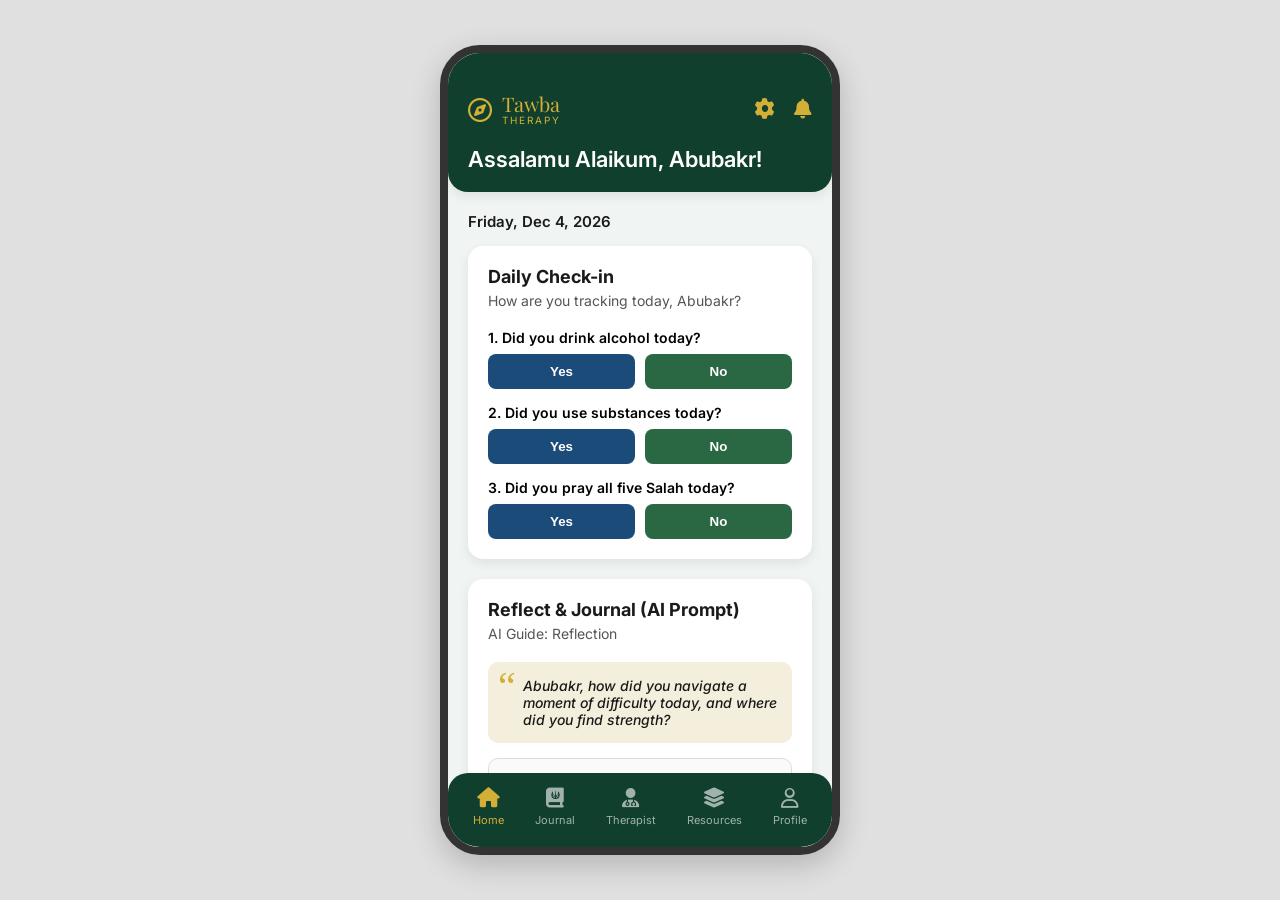
<file: mockup.html>
<!doctype html>
<html lang="en">
  <head>
    <meta charset="UTF-8" />
    <meta name="viewport" content="width=device-width, initial-scale=1.0" />
    <title>Tawba Therapy App Mockup</title>
    <link
      href="https://fonts.googleapis.com/css2?family=Inter:wght@400;500;600;700&family=Playfair+Display:wght@600;700&display=swap"
      rel="stylesheet"
    />
    <link
      rel="stylesheet"
      href="https://cdnjs.cloudflare.com/ajax/libs/font-awesome/6.4.0/css/all.min.css"
    />
    <style>
      :root {
        --deep-green: #113f2e;
        --button-green: #296843;
        --rich-blue: #1b4b79;
        --metallic-gold: #d4af37;
        --light-gold: #f4eedc;
        --bg-color: #f0f4f2;
        --white: #ffffff;
        --text-dark: #1a1a1a;
        --text-gray: #555555;
        --card-shadow: 0 4px 12px rgba(0, 0, 0, 0.08);
      }

      * {
        box-sizing: border-box;
        margin: 0;
        padding: 0;
      }

      body {
        font-family: "Inter", sans-serif;
        background-color: #e0e0e0;
        display: flex;
        justify-content: center;
        align-items: center;
        margin: 0;
        /* Use dynamic viewport height with a standard fallback */
        height: 100vh;
        height: 100dvh;
        overflow: hidden; /* Prevents the entire page from scrolling */
      }

      /* Mobile App Container */
      .app-container {
        width: 100%;
        max-width: 400px;
        /* Dynamic height ensures it perfectly fits between mobile browser bars */
        height: 100vh;
        height: 100dvh;
        max-height: 850px;
        background-color: var(--bg-color);
        position: relative;
        overflow: hidden;
        display: flex;
        flex-direction: column;
        box-shadow: 0 10px 30px rgba(0, 0, 0, 0.2);
      }

      @media (min-width: 401px) {
        .app-container {
          height: 90vh;
          border-radius: 40px;
          border: 8px solid #333;
        }
      }

      /* Header Section */
      header {
        background-color: var(--deep-green);
        color: var(--white);
        padding: 40px 20px 20px;
        border-bottom-left-radius: 20px;
        border-bottom-right-radius: 20px;
        box-shadow: var(--card-shadow);
        z-index: 10;
      }

      .header-top {
        display: flex;
        justify-content: space-between;
        align-items: center;
        margin-bottom: 20px;
      }

      .logo {
        display: flex;
        align-items: center;
        gap: 10px;
        font-family: "Playfair Display", serif;
        font-size: 20px;
        color: var(--metallic-gold);
      }

      .logo i {
        font-size: 24px;
      }

      .logo div {
        display: flex;
        flex-direction: column;
        line-height: 1.1;
      }

      .logo span {
        font-family: "Inter", sans-serif;
        font-size: 10px;
        letter-spacing: 2px;
        color: var(--metallic-gold);
        text-transform: uppercase;
      }

      .header-icons i {
        color: var(--metallic-gold);
        font-size: 20px;
        margin-left: 15px;
        cursor: pointer;
      }

      .greeting {
        font-size: 22px;
        font-weight: 600;
      }

      /* Scrollable Content */
      .content {
        flex: 1;
        overflow-y: auto;
        padding: 20px;
        padding-bottom: 90px; /* Space for bottom nav */
      }

      /* Tab Content Control */
      .tab-content {
        display: none;
        animation: fadeIn 0.3s ease;
      }

      .tab-content.active {
        display: block;
      }

      @keyframes fadeIn {
        from {
          opacity: 0;
          transform: translateY(5px);
        }
        to {
          opacity: 1;
          transform: translateY(0);
        }
      }

      .date {
        font-weight: 600;
        color: var(--text-dark);
        margin-bottom: 15px;
        font-size: 15px;
      }

      /* Cards */
      .card {
        background: var(--white);
        border-radius: 15px;
        padding: 20px;
        margin-bottom: 20px;
        box-shadow: var(--card-shadow);
      }

      .card-title {
        font-size: 18px;
        font-weight: 700;
        color: var(--text-dark);
        margin-bottom: 5px;
      }

      .card-subtitle {
        font-size: 14px;
        color: var(--text-gray);
        margin-bottom: 20px;
      }

      /* Daily Check-in Toggles */
      .check-in-item {
        margin-bottom: 15px;
      }

      .check-in-item:last-child {
        margin-bottom: 0;
      }

      .check-in-question {
        font-size: 14px;
        font-weight: 600;
        margin-bottom: 8px;
      }

      .toggle-group {
        display: flex;
        gap: 10px;
      }

      .btn-toggle {
        flex: 1;
        padding: 10px;
        border: none;
        border-radius: 8px;
        font-weight: 600;
        color: var(--white);
        cursor: pointer;
        transition: opacity 0.2s;
      }

      .btn-toggle:active {
        opacity: 0.8;
      }

      .btn-yes {
        background-color: var(--rich-blue);
      }

      .btn-no {
        background-color: var(--button-green);
      }

      /* Journal Section */
      .ai-prompt {
        background-color: var(--light-gold);
        padding: 15px;
        border-radius: 10px;
        margin-bottom: 15px;
        position: relative;
      }

      .ai-prompt::before {
        content: "\201C";
        font-family: Georgia, serif;
        font-size: 40px;
        color: var(--metallic-gold);
        position: absolute;
        top: 5px;
        left: 10px;
        line-height: 1;
      }

      .ai-prompt p {
        font-size: 14px;
        font-style: italic;
        color: var(--text-dark);
        padding-left: 20px;
        font-weight: 500;
      }

      textarea {
        width: 100%;
        height: 100px;
        border: 1px solid #ddd;
        border-radius: 10px;
        padding: 15px;
        font-family: "Inter", sans-serif;
        resize: none;
        margin-bottom: 10px;
        background-color: #fafafa;
      }

      .btn-action {
        width: 100%;
        background-color: var(--deep-green);
        color: var(--metallic-gold);
        border: none;
        padding: 15px;
        border-radius: 10px;
        font-weight: 700;
        font-size: 16px;
        cursor: pointer;
        margin-bottom: 8px;
      }

      .btn-secondary {
        background-color: var(--rich-blue);
        color: var(--white);
      }

      .disclaimer {
        font-size: 11px;
        color: var(--text-gray);
        text-align: center;
      }

      /* Inspiration Card */
      .inspiration-card {
        background: linear-gradient(135deg, var(--deep-green), #0a261c);
        border-radius: 15px;
        padding: 25px 20px;
        text-align: center;
        color: var(--metallic-gold);
        position: relative;
        overflow: hidden;
        box-shadow: var(--card-shadow);
      }

      .inspiration-card::before {
        content: "";
        position: absolute;
        top: 0;
        left: 0;
        right: 0;
        bottom: 0;
        background-image: radial-gradient(
          circle,
          rgba(212, 175, 55, 0.1) 1px,
          transparent 1px
        );
        background-size: 20px 20px;
        opacity: 0.5;
      }

      .arabic-text {
        font-family: "Amiri", serif;
        font-size: 24px;
        margin-bottom: 10px;
        position: relative;
        z-index: 1;
      }

      .verse-title {
        font-size: 12px;
        text-transform: uppercase;
        letter-spacing: 1px;
        margin-bottom: 8px;
        position: relative;
        z-index: 1;
      }

      .verse-text {
        font-size: 16px;
        font-weight: 600;
        line-height: 1.4;
        margin-bottom: 10px;
        position: relative;
        z-index: 1;
        color: var(--white);
      }

      .verse-ref {
        font-size: 12px;
        opacity: 0.8;
        position: relative;
        z-index: 1;
      }

      /* List Items for other tabs */
      .list-item {
        display: flex;
        align-items: center;
        padding: 15px;
        border-bottom: 1px solid #eee;
      }

      .list-item:last-child {
        border-bottom: none;
      }

      .list-icon {
        width: 40px;
        height: 40px;
        border-radius: 50%;
        background-color: var(--light-gold);
        color: var(--deep-green);
        display: flex;
        justify-content: center;
        align-items: center;
        margin-right: 15px;
        font-size: 18px;
      }

      .list-content h3 {
        font-size: 15px;
        color: var(--text-dark);
        margin-bottom: 3px;
      }

      .list-content p {
        font-size: 12px;
        color: var(--text-gray);
      }

      /* Therapist Profile Card */
      .therapist-profile {
        display: flex;
        flex-direction: column;
        align-items: center;
        text-align: center;
        margin-bottom: 20px;
      }

      .therapist-avatar {
        width: 80px;
        height: 80px;
        border-radius: 50%;
        background-color: var(--rich-blue);
        color: var(--white);
        display: flex;
        justify-content: center;
        align-items: center;
        font-size: 32px;
        margin-bottom: 15px;
        border: 3px solid var(--metallic-gold);
      }

      /* Bottom Navigation */
      .bottom-nav {
        position: absolute;
        bottom: 0;
        width: 100%;
        background-color: var(--deep-green);
        display: flex;
        justify-content: space-around;
        padding: 15px 10px 20px;
        border-top-left-radius: 20px;
        border-top-right-radius: 20px;
        z-index: 10;
      }

      .nav-item {
        display: flex;
        flex-direction: column;
        align-items: center;
        color: rgba(255, 255, 255, 0.6);
        font-size: 11px;
        text-decoration: none;
        gap: 5px;
        cursor: pointer;
        transition: color 0.3s;
      }

      .nav-item.active {
        color: var(--metallic-gold);
      }

      .nav-item i {
        font-size: 20px;
      }

      /* Custom Scrollbar */
      .content::-webkit-scrollbar {
        width: 5px;
      }
      .content::-webkit-scrollbar-thumb {
        background-color: rgba(0, 0, 0, 0.1);
        border-radius: 10px;
      }
    </style>
  </head>
  <body>
    <div class="app-container">
      <header>
        <div class="header-top">
          <div class="logo">
            <i class="fa-regular fa-compass"></i>
            <div>
              Tawba
              <span>Therapy</span>
            </div>
          </div>
          <div class="header-icons">
            <i class="fa-solid fa-gear"></i>
            <i class="fa-solid fa-bell"></i>
          </div>
        </div>
        <div class="greeting">Assalamu Alaikum, Abubakr!</div>
      </header>

      <div class="content">
        <div id="tab-home" class="tab-content active">
          <div class="date" id="current-date">Tuesday, Oct 26, 2024</div>

          <div class="card">
            <h2 class="card-title">Daily Check-in</h2>
            <p class="card-subtitle">How are you tracking today, Abubakr?</p>

            <div class="check-in-item">
              <div class="check-in-question">
                1. Did you drink alcohol today?
              </div>
              <div class="toggle-group">
                <button class="btn-toggle btn-yes">Yes</button>
                <button class="btn-toggle btn-no">No</button>
              </div>
            </div>

            <div class="check-in-item">
              <div class="check-in-question">
                2. Did you use substances today?
              </div>
              <div class="toggle-group">
                <button class="btn-toggle btn-yes">Yes</button>
                <button class="btn-toggle btn-no">No</button>
              </div>
            </div>

            <div class="check-in-item">
              <div class="check-in-question">
                3. Did you pray all five Salah today?
              </div>
              <div class="toggle-group">
                <button class="btn-toggle btn-yes">Yes</button>
                <button class="btn-toggle btn-no">No</button>
              </div>
            </div>
          </div>

          <div class="card">
            <h2 class="card-title">Reflect & Journal (AI Prompt)</h2>
            <p class="card-subtitle">AI Guide: Reflection</p>

            <div class="ai-prompt">
              <p>
                Abubakr, how did you navigate a moment of difficulty today, and
                where did you find strength?
              </p>
            </div>

            <textarea placeholder="Share your thoughts here..."></textarea>
            <button class="btn-action">Save Entry</button>
            <div class="disclaimer">
              <i
                class="fa-solid fa-lock"
                style="font-size: 10px; margin-right: 4px"
              ></i
              >Notes saved securely for your therapist Dr. Bilal.
            </div>
          </div>

          <h2 class="card-title" style="margin-top: 10px; margin-bottom: 10px">
            Daily Inspiration
          </h2>

          <div class="inspiration-card">
            <div class="arabic-text">
              لَا يُكَلِّفُ اللَّهُ نَفْسًا إِلَّا وُسْعَهَا
            </div>
            <div class="verse-title">Islamic Verse of the Day</div>
            <div class="verse-text">
              Allah does not burden a soul beyond that it can bear.
            </div>
            <div class="verse-ref">Surah Al-Baqarah 2:286</div>
          </div>
        </div>

        <div id="tab-journal" class="tab-content">
          <div class="card">
            <h2 class="card-title">Past Entries</h2>
            <p class="card-subtitle">Your private recovery timeline</p>

            <div class="list-item" style="padding-left: 0; padding-right: 0">
              <div class="list-icon"><i class="fa-solid fa-pen"></i></div>
              <div class="list-content">
                <h3>Urge Surfing Success</h3>
                <p>Yesterday, 8:45 PM • Shared with Dr. Bilal</p>
              </div>
            </div>
            <div class="list-item" style="padding-left: 0; padding-right: 0">
              <div class="list-icon"><i class="fa-solid fa-pen"></i></div>
              <div class="list-content">
                <h3>Post-Jumu'ah Reflections</h3>
                <p>Friday, 2:30 PM • Shared with Dr. Bilal</p>
              </div>
            </div>
          </div>

          <div class="card">
            <h2 class="card-title">Free Journal</h2>
            <p class="card-subtitle">Write what's on your mind...</p>
            <textarea
              style="height: 150px"
              placeholder="Dear Allah, today I felt..."
            ></textarea>
            <button class="btn-action">Save Entry</button>
          </div>
        </div>

        <div id="tab-therapist" class="tab-content">
          <div class="card">
            <div class="therapist-profile">
              <div class="therapist-avatar">
                <i class="fa-solid fa-user-tie"></i>
              </div>
              <h2 class="card-title">Dr. Bilal Youssef</h2>
              <p class="card-subtitle" style="margin-bottom: 5px">
                Specialist in Islamic Addiction Counseling
              </p>
              <p class="disclaimer">
                <i
                  class="fa-solid fa-circle-check"
                  style="color: var(--button-green)"
                ></i>
                Licensed Therapist
              </p>
            </div>

            <button class="btn-action btn-secondary" style="margin-top: 15px">
              <i class="fa-solid fa-message"></i> Secure Message
            </button>
            <button class="btn-action">
              <i class="fa-solid fa-video"></i> Join Telehealth Session
            </button>
          </div>

          <div class="card">
            <h2 class="card-title">Next Appointment</h2>
            <div
              class="list-item"
              style="padding-left: 0; padding-right: 0; border: none"
            >
              <div
                class="list-icon"
                style="background-color: var(--rich-blue); color: white"
              >
                <i class="fa-regular fa-calendar"></i>
              </div>
              <div class="list-content">
                <h3>Thursday, Oct 28</h3>
                <p>4:00 PM - 4:50 PM EST</p>
              </div>
            </div>
          </div>
        </div>

        <div id="tab-resources" class="tab-content">
          <h2 class="card-title" style="margin-bottom: 15px">
            Recovery Toolkit
          </h2>

          <div class="card" style="padding: 0">
            <div class="list-item">
              <div class="list-icon">
                <i class="fa-solid fa-shield-heart"></i>
              </div>
              <div class="list-content">
                <h3>Coping Mechanisms</h3>
                <p>Grounding techniques and urge surfing</p>
              </div>
              <i
                class="fa-solid fa-chevron-right"
                style="color: #ccc; margin-left: auto"
              ></i>
            </div>
            <div class="list-item">
              <div class="list-icon">
                <i class="fa-solid fa-book-quran"></i>
              </div>
              <div class="list-content">
                <h3>Ruqyah & Du'as</h3>
                <p>Supplications for anxiety and strength</p>
              </div>
              <i
                class="fa-solid fa-chevron-right"
                style="color: #ccc; margin-left: auto"
              ></i>
            </div>
            <div class="list-item">
              <div class="list-icon">
                <i class="fa-solid fa-headphones"></i>
              </div>
              <div class="list-content">
                <h3>Islamic Lectures</h3>
                <p>Tazkiyah (Purification of the soul)</p>
              </div>
              <i
                class="fa-solid fa-chevron-right"
                style="color: #ccc; margin-left: auto"
              ></i>
            </div>
          </div>
        </div>

        <div id="tab-profile" class="tab-content">
          <div class="card">
            <h2 class="card-title">My Progress</h2>
            <p class="card-subtitle">Consistency is key, Abubakr.</p>

            <div style="display: flex; gap: 15px; margin-bottom: 20px">
              <div
                style="
                  flex: 1;
                  text-align: center;
                  background: var(--bg-color);
                  padding: 15px;
                  border-radius: 10px;
                "
              >
                <div
                  style="
                    font-size: 24px;
                    font-weight: 700;
                    color: var(--button-green);
                  "
                >
                  42
                </div>
                <div style="font-size: 12px; color: var(--text-gray)">
                  Days Clean
                </div>
              </div>
              <div
                style="
                  flex: 1;
                  text-align: center;
                  background: var(--bg-color);
                  padding: 15px;
                  border-radius: 10px;
                "
              >
                <div
                  style="
                    font-size: 24px;
                    font-weight: 700;
                    color: var(--rich-blue);
                  "
                >
                  14
                </div>
                <div style="font-size: 12px; color: var(--text-gray)">
                  Check-in Streak
                </div>
              </div>
            </div>

            <div class="list-item" style="padding-left: 0; padding-right: 0">
              <div class="list-content">
                <h3>Account Settings</h3>
              </div>
              <i
                class="fa-solid fa-chevron-right"
                style="color: #ccc; margin-left: auto"
              ></i>
            </div>
            <div class="list-item" style="padding-left: 0; padding-right: 0">
              <div class="list-content">
                <h3>Clinical Notes Access</h3>
              </div>
              <i
                class="fa-solid fa-chevron-right"
                style="color: #ccc; margin-left: auto"
              ></i>
            </div>
            <div
              class="list-item"
              style="
                padding-left: 0;
                padding-right: 0;
                border: none;
                margin-top: 10px;
              "
            >
              <button
                class="btn-action"
                style="background-color: #d9534f; color: white"
              >
                Log Out
              </button>
            </div>
          </div>
        </div>
      </div>

      <nav class="bottom-nav">
        <div class="nav-item active" onclick="switchTab('tab-home', this)">
          <i class="fa-solid fa-house"></i>
          <span>Home</span>
        </div>
        <div class="nav-item" onclick="switchTab('tab-journal', this)">
          <i class="fa-solid fa-book-journal-whills"></i>
          <span>Journal</span>
        </div>
        <div class="nav-item" onclick="switchTab('tab-therapist', this)">
          <i class="fa-solid fa-user-doctor"></i>
          <span>Therapist</span>
        </div>
        <div class="nav-item" onclick="switchTab('tab-resources', this)">
          <i class="fa-solid fa-layer-group"></i>
          <span>Resources</span>
        </div>
        <div class="nav-item" onclick="switchTab('tab-profile', this)">
          <i class="fa-regular fa-user"></i>
          <span>Profile</span>
        </div>
      </nav>
    </div>

    <script>
      // Set dynamic date
      const options = {
        weekday: "long",
        month: "short",
        day: "numeric",
        year: "numeric",
      };
      document.getElementById("current-date").innerText =
        new Date().toLocaleDateString("en-US", options);

      // Function to switch tabs
      function switchTab(tabId, element) {
        // Hide all tab content
        const contents = document.querySelectorAll(".tab-content");
        contents.forEach((content) => {
          content.classList.remove("active");
        });

        // Remove active class from all nav items
        const navItems = document.querySelectorAll(".nav-item");
        navItems.forEach((item) => {
          item.classList.remove("active");
        });

        // Show target tab content
        document.getElementById(tabId).classList.add("active");

        // Add active class to clicked nav item
        element.classList.add("active");

        // Reset scroll position to top
        document.querySelector(".content").scrollTop = 0;
      }

      // Add toggle button functionality for mockup realism
      document.querySelectorAll(".btn-toggle").forEach((btn) => {
        btn.addEventListener("click", function () {
          // Get sibling buttons in the same toggle group
          let siblings = this.parentElement.querySelectorAll(".btn-toggle");
          siblings.forEach((sib) => {
            sib.style.opacity = "0.4";
          });
          this.style.opacity = "1";
        });
      });
    </script>
  </body>
</html>
</file>
